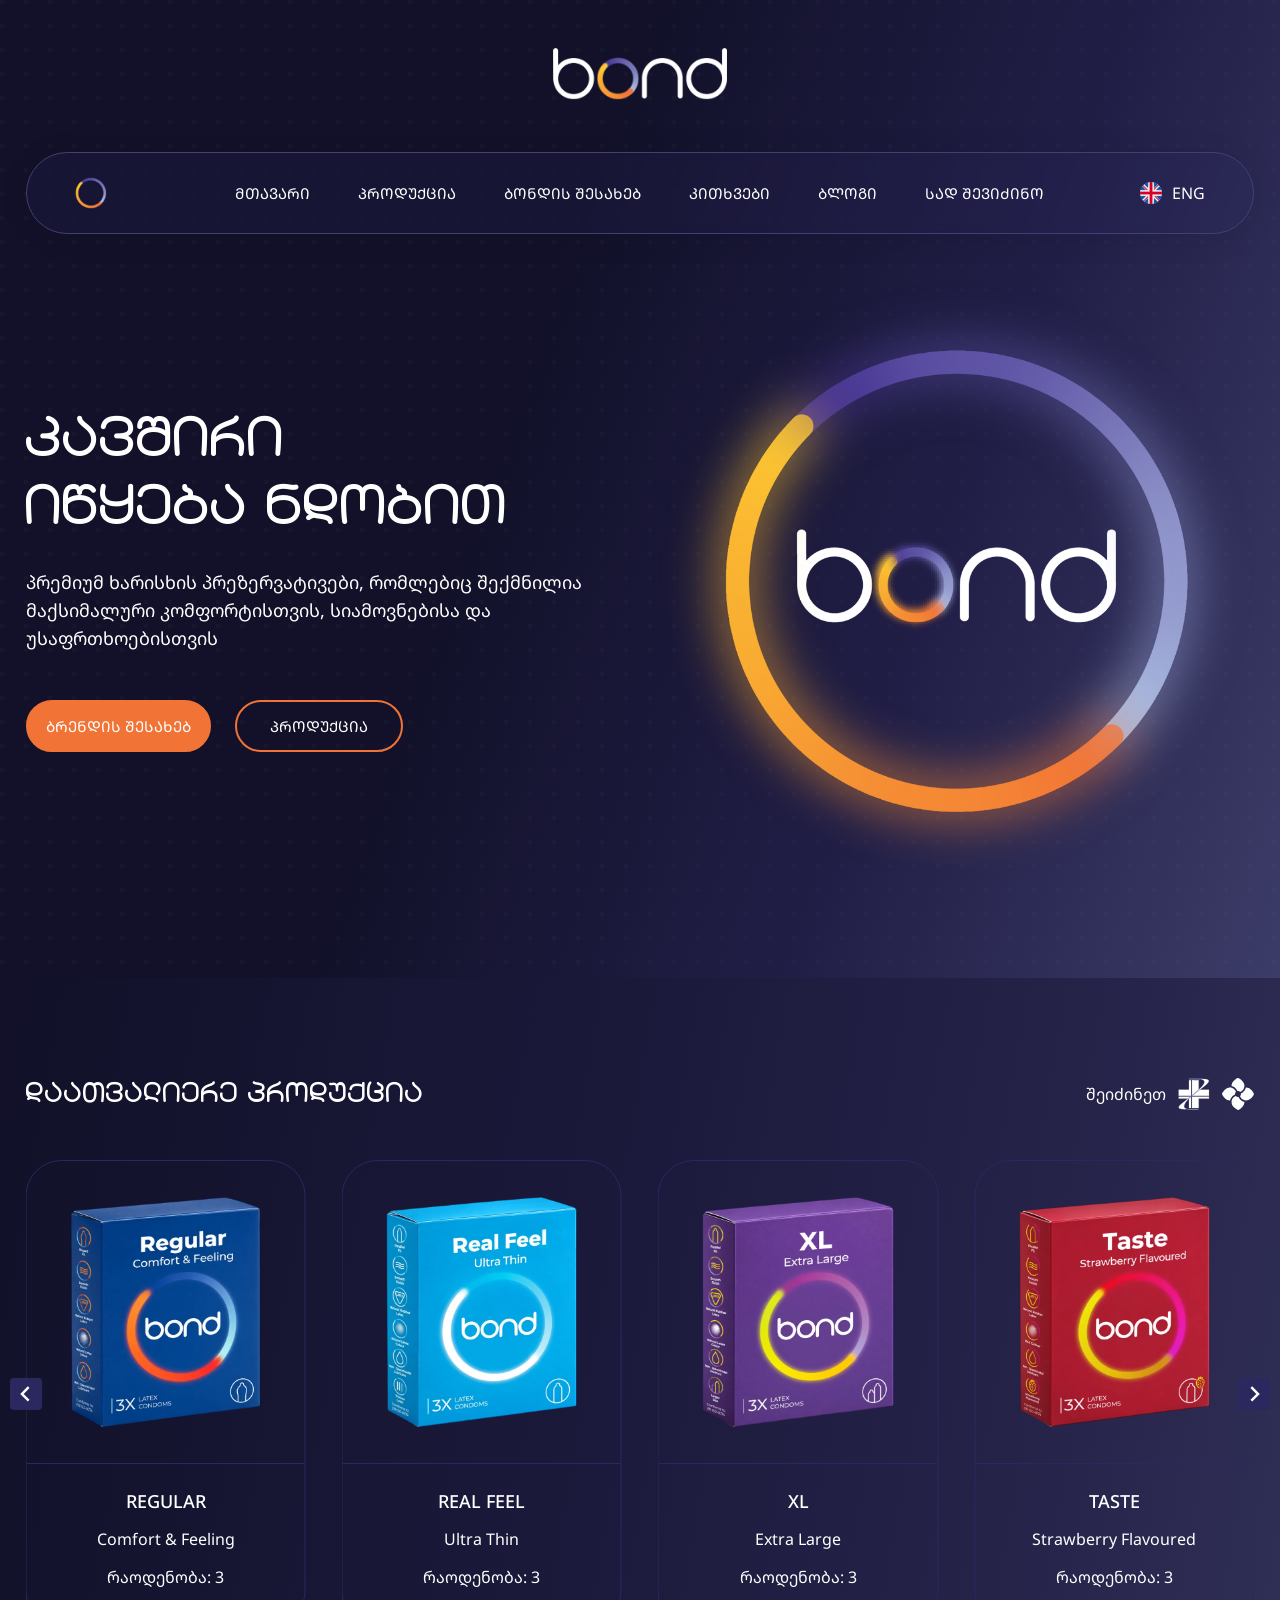
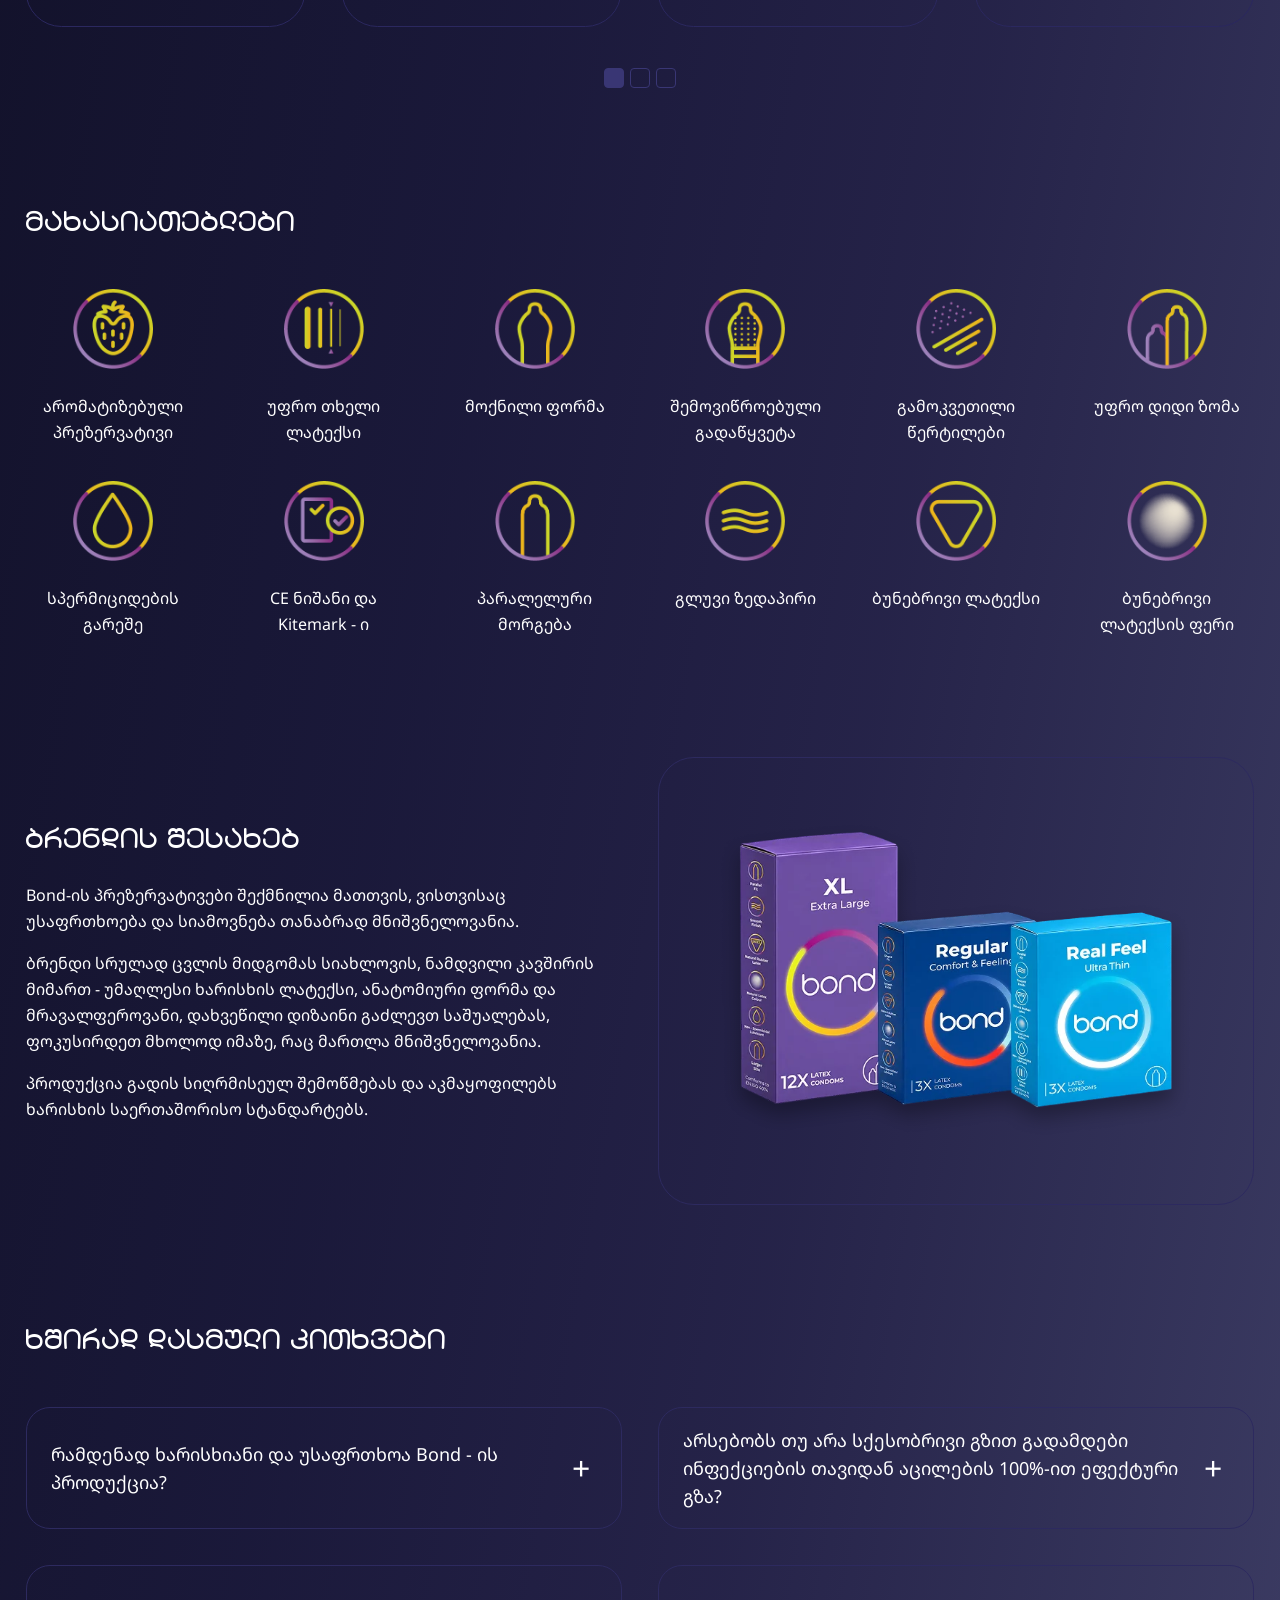
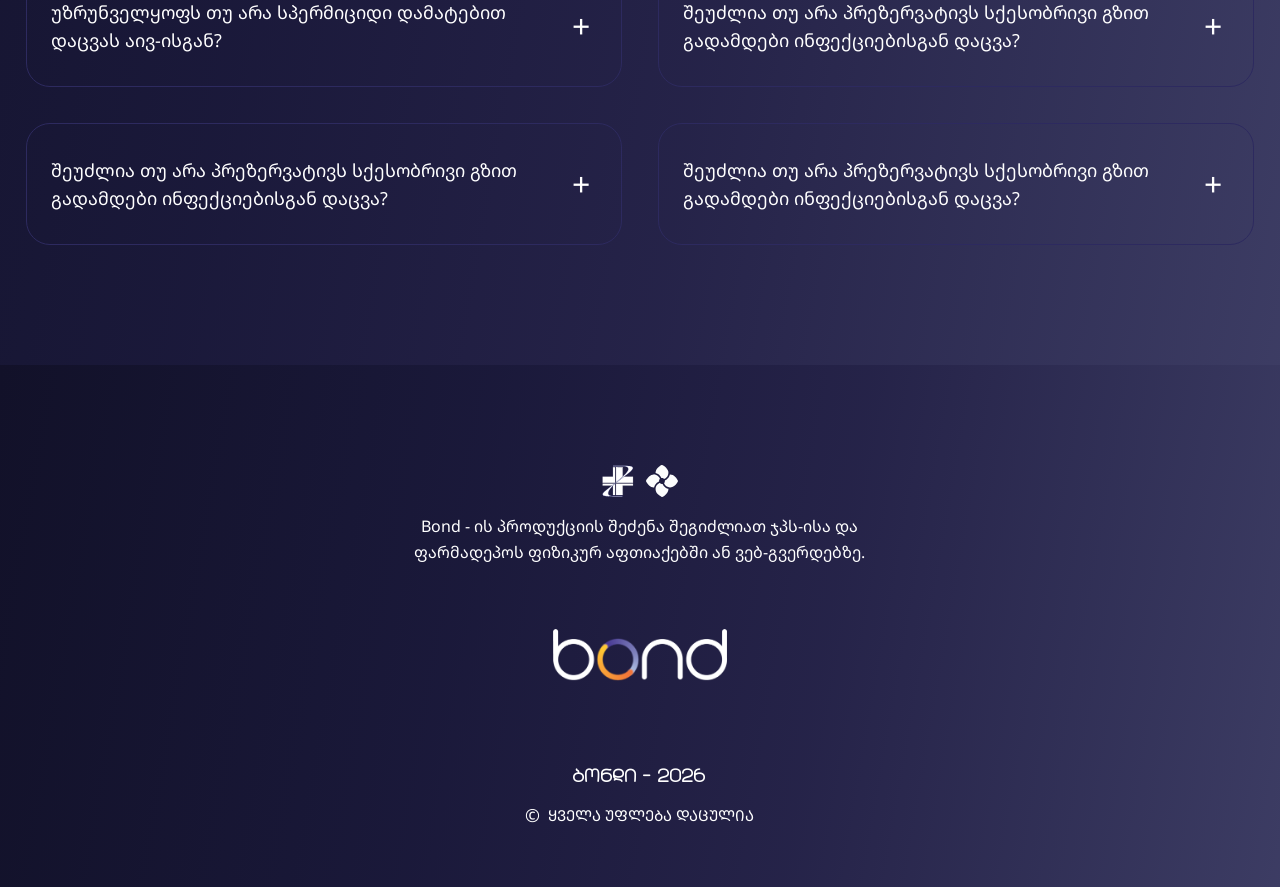
<file: index.html>
<!doctype html>
<html lang="ka_GE">
<head>
    <!-- Global Meta Tags -->
    <meta charset="UTF-8" />
    <meta name="description" content="Bond" />
    <meta name="keywords" content="Iwebs, HTML, Meta, Keywords" />
    <meta name="author" content="Tsotne Kalandadze" />
    <meta name="copyright" content="Tsotne Kalandadze" />
    <meta name="robots" content="index,follow" />
    <meta name="theme-color" content="#000" />
    <meta name="viewport" content="width=device-width, initial-scale=1.0" />
    <!-- Open Graph Meta Tags -->
    <meta property="og:title" content="Bond" />
    <meta property="og:type" content="website/article" />
    <meta property="og:url" content="https://localhost/" />
    <meta
        property="og:image"
        content="https://localhost/assets/media/images/meta-image.jpg"
    />
    <meta property="og:site_name" content="Bond" />
    <meta
        property="og:description"
        content="HTML Open Graph Meta Description"
    />
    <!-- Twitter Card Meta Tags -->
    <meta name="twitter:card" content="summary_large_image" />
    <meta
        name="twitter:description"
        content="HTML Twitter Card Meta Description"
    />
    <meta
        name="twitter:title"
        content="Bond"
    />
    <meta
        name="twitter:image"
        content="https://localhost/assets/media/images/meta-image.jpg"
    />
    <meta name="twitter:site" content="@iwebshtml" />
    <meta name="twitter:creator" content="@iwebshtml" />
    <!-- Favicons -->
    <link
        rel="apple-touch-icon"
        sizes="180x180"
        href="assets/media/images/favicon/apple-touch-icon.png"
    />
    <link
        rel="icon"
        type="image/png"
        sizes="32x32"
        href="assets/media/images/favicon/favicon-32x32.png"
    />
    <link
        rel="icon"
        type="image/png"
        sizes="16x16"
        href="assets/media/images/favicon/favicon-16x16.png"
    />
    <link rel="manifest" href="site.webmanifest" />
    <!-- Title -->
    <title>Bond</title>
    <!-- Canonical URLs -->
    <link rel="canonical" href="https://localhost/" />
    <!-- Styles -->
    <link rel="stylesheet" href="assets/css/fonts.css" />
    <link rel="stylesheet" href="assets/css/global.css" />
    <link rel="stylesheet" href="assets/css/main.css" />
    <link rel="stylesheet" href="assets/css/responsive.css" />
    <link rel="stylesheet" href="assets/css/splide.min.css" />
</head>
<body>
    
    <header class="main-header">

        <div class="main-header-bg-circle-1"></div>
        <div class="main-header-bg-circle-2"></div>

        <div class="header-ui container">
        
            <a href="#" class="header-ui-logo-a">
                <img class="header-ui-logo-img" src="assets/media/images/bond-logo.png" alt="Bond Logo" title="Bond">
            </a>
            
            <div class="main-nav-ui">
                
                <div class="nav-ui-lft">
                    <a href="#" class="nav-ui-logo-a">
                        <img class="nav-ui-logo-img" src="assets/media/images/bond-circle-logo.png" alt="Bond Logo" title="Bond">
                    </a>
                </div>

                <div class="nav-ui-ctr">
                    <input type="checkbox" id="hamburger" class="hamburger" />
                    <label for="hamburger" class="hamburger-label">
                        <div class="hamburger-icon">
                            <div></div>
                        </div>
                    </label>
                    <nav class="main-nav font-regular txt-case-on font-15">
                        <ul>
                            <li><a href="index.html">მთავარი</a></li>
                            <li><a href="#">პროდუქცია</a></li>
                            <li><a href="#">ბონდის შესახებ</a></li>
                            <li><a href="#">კითხვები</a></li>
                            <li><a href="blog.html">ბლოგი</a></li>
                            <li><a href="#">სად შევიძინო</a></li>
                        </ul>
                    </nav>
                </div>

                <div class="nav-ui-rgt">
                    <a href="#" class="lang-btn">
                        <div class="lang-btn-icon lang-btn-en"></div>
                        <span class="lang-btn-txt font-regular txt-case-on">ENG</span>
                    </a>
                </div>
            
            </div>

        </div>

        <div class="hero-ui container grid grid-2">

            <div class="hero-ui-lft">

                <div class="hero-ui-lft-txt">
                    <h2 class="hero-ui-h2 font-main"><strong>კავშირი<br> იწყება ნდობით</strong></h2>
                    <h1 class="hero-ui-h1 font-regular">პრემიუმ ხარისხის პრეზერვატივები, რომლებიც შექმნილია მაქსიმალური კომფორტისთვის, სიამოვნებისა და უსაფრთხოებისთვის</h1>
                </div>

                <div class="hero-btns">
                    <a href="#" class="btn-main btn-solid link-line font-regular txt-case-on font-15">ბრენდის შესახებ</a>
                    <a href="#" class="btn-main btn-stroke link-line font-regular txt-case-on font-15">პროდუქცია</a>
                </div>
            
            </div>

            <div class="hero-ui-rgt">
                <div class="hero-ui-img"></div>
            </div>

        </div>
    
    </header>

    <main class="main-content">

        <div class="main-content-bg-circle main-content-bg-circle-1"></div>
        <div class="main-content-bg-circle main-content-bg-circle-2"></div>

        <section class="home-products-section container padd-t-s">

            <div class="home-products-ui">

                <div class="home-section-header home-products-section-header">
                    
                    <span class="home-section-title font-main font-24">
                        <strong>დაათვალიერე პროდუქცია</strong>
                    </span>
                    
                    <div class="home-shop-div">
                        <span class="home-shop-txt font-regular">შეიძინეთ</span>
                        <a href="https://pharmadepot.ge/en" 
                        target="_blank" 
                        class="shop-logo shop-logo-ph"
                        style="background-image: url('./assets/media/images/pharmadepot-logo.svg');"></a>
                        <a href="https://gpc.ge/ka" 
                        target="_blank" 
                        class="shop-logo shop-logo-gp"
                        style="background-image: url('./assets/media/images/gpc-logo.svg');"></a>
                    </div>
                
                </div>

                <div class="home-products-slider">
                    <div class="splide" role="group" aria-label="Products List">
                        <div class="splide__track">
                            <ul class="splide__list">
                                <li class="splide__slide product-card-li">
                                    <div class="product-card-img-div">
                                        <img 
                                            src="assets/media/images/products/regular-3x-s.webp" 
                                            alt="Product Alt Title Front" 
                                            title="Regular Front"
                                            class="product-card-img">
                                    </div>
                                    <div class="porduct-card-info">
                                        <span class="product-card-title font-regular-m font-18 txt-case-on">Regular</span>
                                        <span class="product-card-type font-regular">Comfort & Feeling</span>
                                        <span class="product-card-number font-regular">რაოდენობა: 3</span>
                                    </div>
                                </li>
                                <li class="splide__slide product-card-li">
                                    <div class="product-card-img-div">
                                        <img 
                                            src="assets/media/images/products/real-feel-3x-s.webp" 
                                            alt="Product Alt Title Front" 
                                            title="Regular Front"
                                            class="product-card-img">
                                    </div>
                                    <div class="porduct-card-info">
                                        <span class="product-card-title font-regular-m font-18 txt-case-on">Real Feel</span>
                                        <span class="product-card-type font-regular">Ultra Thin</span>
                                        <span class="product-card-number font-regular">რაოდენობა: 3</span>
                                    </div>
                                </li>
                                <li class="splide__slide product-card-li">
                                    <div class="product-card-img-div">
                                        <img 
                                            src="assets/media/images/products/xl-3x-s.webp" 
                                            alt="Product Alt Title Front" 
                                            title="Regular Front"
                                            class="product-card-img">
                                    </div>
                                    <div class="porduct-card-info">
                                        <span class="product-card-title font-regular-m font-18 txt-case-on">XL</span>
                                        <span class="product-card-type font-regular">Extra Large</span>
                                        <span class="product-card-number font-regular">რაოდენობა: 3</span>
                                    </div>
                                </li>
                                <li class="splide__slide product-card-li">
                                    <div class="product-card-img-div">
                                        <img 
                                            src="assets/media/images/products/strawberry-3x-s.webp" 
                                            alt="Product Alt Title Front" 
                                            title="Regular Front"
                                            class="product-card-img">
                                    </div>
                                    <div class="porduct-card-info">
                                        <span class="product-card-title font-regular-m font-18 txt-case-on">Taste</span>
                                        <span class="product-card-type font-regular">Strawberry Flavoured</span>
                                        <span class="product-card-number font-regular">რაოდენობა: 3</span>
                                    </div>
                                </li>
                                <li class="splide__slide product-card-li">
                                    <div class="product-card-img-div">
                                        <img 
                                            src="assets/media/images/products/choco-3x-s.webp" 
                                            alt="Product Alt Title Front" 
                                            title="Regular Front"
                                            class="product-card-img">
                                    </div>
                                    <div class="porduct-card-info">
                                        <span class="product-card-title font-regular-m font-18 txt-case-on">Taste</span>
                                        <span class="product-card-type font-regular">Chocolate Flavoured</span>
                                        <span class="product-card-number font-regular">რაოდენობა: 3</span>
                                    </div>
                                </li>
                                <li class="splide__slide product-card-li">
                                    <div class="product-card-img-div">
                                        <img 
                                            src="assets/media/images/products/pleasuremax-3x-s.webp" 
                                            alt="Product Alt Title Front" 
                                            title="Regular Front"
                                            class="product-card-img">
                                    </div>
                                    <div class="porduct-card-info">
                                        <span class="product-card-title font-regular-m font-18 txt-case-on">Pleasuremax</span>
                                        <span class="product-card-type font-regular">Ribs & Dots</span>
                                        <span class="product-card-number font-regular">რაოდენობა: 3</span>
                                    </div>
                                </li>
                                <li class="splide__slide product-card-li">
                                    <div class="product-card-img-div">
                                        <img 
                                            src="assets/media/images/products/regular-12x-s.webp" 
                                            alt="Product Alt Title Front" 
                                            title="Regular Front"
                                            class="product-card-img">
                                    </div>
                                    <div class="porduct-card-info">
                                        <span class="product-card-title font-regular-m font-18 txt-case-on">Regular</span>
                                        <span class="product-card-type font-regular">Comfort & Feeling</span>
                                        <span class="product-card-number font-regular">რაოდენობა: 12</span>
                                    </div>
                                </li>
                                <li class="splide__slide product-card-li">
                                    <div class="product-card-img-div">
                                        <img 
                                            src="assets/media/images/products/real-feel-12x-s.webp" 
                                            alt="Product Alt Title Front" 
                                            title="Regular Front"
                                            class="product-card-img">
                                    </div>
                                    <div class="porduct-card-info">
                                        <span class="product-card-title font-regular-m font-18 txt-case-on">Real Feel</span>
                                        <span class="product-card-type font-regular">Ultra Thin</span>
                                        <span class="product-card-number font-regular">რაოდენობა: 12</span>
                                    </div>
                                </li>
                                <li class="splide__slide product-card-li">
                                    <div class="product-card-img-div">
                                        <img 
                                            src="assets/media/images/products/xl-12x-s.webp" 
                                            alt="Product Alt Title Front" 
                                            title="Regular Front"
                                            class="product-card-img">
                                    </div>
                                    <div class="porduct-card-info">
                                        <span class="product-card-title font-regular-m font-18 txt-case-on">XL</span>
                                        <span class="product-card-type font-regular">Extra Large</span>
                                        <span class="product-card-number font-regular">რაოდენობა: 12</span>
                                    </div>
                                </li>
                                <li class="splide__slide product-card-li">
                                    <div class="product-card-img-div">
                                        <img 
                                            src="assets/media/images/products/strawberry-12x-s.webp" 
                                            alt="Product Alt Title Front" 
                                            title="Regular Front"
                                            class="product-card-img">
                                    </div>
                                    <div class="porduct-card-info">
                                        <span class="product-card-title font-regular-m font-18 txt-case-on">Taste</span>
                                        <span class="product-card-type font-regular">Strawberry Flavoured</span>
                                        <span class="product-card-number font-regular">რაოდენობა: 12</span>
                                    </div>
                                </li>
                                <li class="splide__slide product-card-li">
                                    <div class="product-card-img-div">
                                        <img 
                                            src="assets/media/images/products/choco-12x-s.webp" 
                                            alt="Product Alt Title Front" 
                                            title="Regular Front"
                                            class="product-card-img">
                                    </div>
                                    <div class="porduct-card-info">
                                        <span class="product-card-title font-regular-m font-18 txt-case-on">Taste</span>
                                        <span class="product-card-type font-regular">Chocolate Flavoured</span>
                                        <span class="product-card-number font-regular">რაოდენობა: 12</span>
                                    </div>
                                </li>
                                <li class="splide__slide product-card-li">
                                    <div class="product-card-img-div">
                                        <img 
                                            src="assets/media/images/products/pleasuremax-12x-s.webp" 
                                            alt="Product Alt Title Front" 
                                            title="Regular Front"
                                            class="product-card-img">
                                    </div>
                                    <div class="porduct-card-info">
                                        <span class="product-card-title font-regular-m font-18 txt-case-on">Pleasuremax</span>
                                        <span class="product-card-type font-regular">Ribs & Dots</span>
                                        <span class="product-card-number font-regular">რაოდენობა: 12</span>
                                    </div>
                                </li>
                            </ul>
                        </div>
                    </div>
                </div>

            </div>

        </section>

        <section class="home-features-section container padd-tb-xl-m">

            <div class="home-features-ui">

                <div class="home-section-header">
                    <span class="home-section-title font-main font-24">
                        <strong>მახასიათებლები</strong>
                    </span>
                </div>

                <div class="home-features-grid grid grid-6">

                    <div class="home-features-card">

                        <div class="home-features-card-img" 
                        style="background-image: url('./assets/media/images/features/ftr-1.png');"></div>

                        <div class="home-features-card-info">
                            <span class="home-features-card-txt font-regular">არომატიზებული პრეზერვატივი</span>
                        </div>

                    </div>

                    <div class="home-features-card">

                        <div class="home-features-card-img" 
                        style="background-image: url('./assets/media/images/features/ftr-2.png');"></div>

                        <div class="home-features-card-info">
                            <span class="home-features-card-txt font-regular">უფრო თხელი ლატექსი</span>
                        </div>

                    </div>

                    <div class="home-features-card">

                        <div class="home-features-card-img" 
                        style="background-image: url('./assets/media/images/features/ftr-3.png');"></div>

                        <div class="home-features-card-info">
                            <span class="home-features-card-txt font-regular">მოქნილი ფორმა</span>
                        </div>

                    </div>

                    <div class="home-features-card">

                        <div class="home-features-card-img" 
                        style="background-image: url('./assets/media/images/features/ftr-4.png');"></div>

                        <div class="home-features-card-info">
                            <span class="home-features-card-txt font-regular">შემოვიწროებული გადაწყვეტა</span>
                        </div>

                    </div>

                    <div class="home-features-card">

                        <div class="home-features-card-img" 
                        style="background-image: url('./assets/media/images/features/ftr-5.png');"></div>

                        <div class="home-features-card-info">
                            <span class="home-features-card-txt font-regular">გამოკვეთილი წერტილები</span>
                        </div>

                    </div>

                    <div class="home-features-card">

                        <div class="home-features-card-img" 
                        style="background-image: url('./assets/media/images/features/ftr-6.png');"></div>

                        <div class="home-features-card-info">
                            <span class="home-features-card-txt font-regular">უფრო დიდი ზომა</span>
                        </div>

                    </div>

                    <div class="home-features-card">

                        <div class="home-features-card-img" 
                        style="background-image: url('./assets/media/images/features/ftr-7.png');"></div>

                        <div class="home-features-card-info">
                            <span class="home-features-card-txt font-regular">სპერმიციდების გარეშე</span>
                        </div>

                    </div>

                    <div class="home-features-card">

                        <div class="home-features-card-img" 
                        style="background-image: url('./assets/media/images/features/ftr-8.png');"></div>

                        <div class="home-features-card-info">
                            <span class="home-features-card-txt font-regular">CE ნიშანი და Kitemark - ი</span>
                        </div>

                    </div>

                    <div class="home-features-card">

                        <div class="home-features-card-img" 
                        style="background-image: url('./assets/media/images/features/ftr-9.png');"></div>

                        <div class="home-features-card-info">
                            <span class="home-features-card-txt font-regular">პარალელური მორგება</span>
                        </div>

                    </div>

                    <div class="home-features-card">

                        <div class="home-features-card-img" 
                        style="background-image: url('./assets/media/images/features/ftr-10.png');"></div>

                        <div class="home-features-card-info">
                            <span class="home-features-card-txt font-regular">გლუვი ზედაპირი</span>
                        </div>

                    </div>

                    <div class="home-features-card">

                        <div class="home-features-card-img" 
                        style="background-image: url('./assets/media/images/features/ftr-11.png');"></div>

                        <div class="home-features-card-info">
                            <span class="home-features-card-txt font-regular">ბუნებრივი ლატექსი</span>
                        </div>

                    </div>

                    <div class="home-features-card">

                        <div class="home-features-card-img" 
                        style="background-image: url('./assets/media/images/features/ftr-12.png');"></div>

                        <div class="home-features-card-info">
                            <span class="home-features-card-txt font-regular">ბუნებრივი ლატექსის ფერი</span>
                        </div>

                    </div>

                </div>

            </div>

        </section>

        <section class="home-about-section container padd-b-m">

            <div class="home-about-ui grid grid-2">

                <div class="home-about-lft">

                    <span class="home-section-title home-about-section-title font-main font-24">
                        <strong>ბრენდის შესახებ</strong>
                    </span>

                    <div class="home-about-txt font-regular">
                        <p>Bond-ის პრეზერვატივები შექმნილია მათთვის, ვისთვისაც უსაფრთხოება და სიამოვნება თანაბრად მნიშვნელოვანია.</p>
                        <p>ბრენდი სრულად ცვლის მიდგომას სიახლოვის, ნამდვილი კავშირის მიმართ - უმაღლესი ხარისხის ლატექსი, ანატომიური ფორმა და მრავალფეროვანი, დახვეწილი დიზაინი გაძლევთ საშუალებას, ფოკუსირდეთ მხოლოდ იმაზე, რაც მართლა მნიშვნელოვანია.</p>
                        <p>პროდუქცია გადის სიღრმისეულ შემოწმებას და აკმაყოფილებს ხარისხის საერთაშორისო სტანდარტებს.</p>
                    </div>

                </div>

                <div class="home-about-rgt" style="background-image: url('./assets/media/images/Package-Images.webp');"></div>

            </div>

        </section>

        <section class="home-faq-section container padd-b-m">

            <div class="home-faq-ui">

                <div class="home-section-header">
                    <span class="home-section-title font-main font-24">
                        <strong>ხშირად დასმული კითხვები</strong>
                    </span>
                </div>

                <div class="faq-container">

                    <div class="faq-column">

                        <div class="faq-item">
                            <button class="faq-question font-regular">
                                რამდენად ხარისხიანი და უსაფრთხოა Bond - ის პროდუქცია?
                                <span class="icon icon-open">+</span>
                                <span class="icon icon-close">-</span>
                            </button>
                        
                            <div class="faq-answer">
                                <div class="faq-answer-inner font-regular">
                                    <p>ლორემ იპსუმ გენერატორი არის პრაქტიკული ხელსაწყო, რომელიც დაგეხმარებათ ტექსტური წინადადებების გენერაციაში, რომლებიც ძირითადად გამოიყენება ვებ დიზაინის ვიზუალისათვის დამხმარე სამაგალითო ტექსტებად.</p>
                                </div>
                            </div>
                        </div>

                        <div class="faq-item">
                            <button class="faq-question font-regular">
                                უზრუნველყოფს თუ არა სპერმიციდი დამატებით დაცვას აივ-ისგან?
                                <span class="icon icon-open">+</span>
                                <span class="icon icon-close">-</span>
                            </button>
                        
                            <div class="faq-answer">
                                <div class="faq-answer-inner font-regular">
                                    <p>ლორემ იპსუმ გენერატორი არის პრაქტიკული ხელსაწყო, რომელიც დაგეხმარებათ ტექსტური წინადადებების გენერაციაში, რომლებიც ძირითადად გამოიყენება ვებ დიზაინის ვიზუალისათვის დამხმარე სამაგალითო ტექსტებად.</p>
                                </div>
                            </div>
                        </div>

                        <div class="faq-item">
                            <button class="faq-question font-regular">
                                შეუძლია თუ არა პრეზერვატივს სქესობრივი გზით გადამდები ინფექციებისგან დაცვა?
                                <span class="icon icon-open">+</span>
                                <span class="icon icon-close">-</span>
                            </button>
                        
                            <div class="faq-answer">
                                <div class="faq-answer-inner font-regular">
                                    <p>ლორემ იპსუმ გენერატორი არის პრაქტიკული ხელსაწყო, რომელიც დაგეხმარებათ ტექსტური წინადადებების გენერაციაში, რომლებიც ძირითადად გამოიყენება ვებ დიზაინის ვიზუალისათვის დამხმარე სამაგალითო ტექსტებად.</p>
                                </div>
                            </div>
                        </div>

                    </div><!-- /faq-column -->

                    <div class="faq-column">

                        <div class="faq-item">
                            <button class="faq-question font-regular">
                                არსებობს თუ არა სქესობრივი გზით გადამდები ინფექციების თავიდან აცილების 100%-ით ეფექტური გზა?
                                <span class="icon icon-open">+</span>
                                <span class="icon icon-close">-</span>
                            </button>
                        
                            <div class="faq-answer">
                                <div class="faq-answer-inner font-regular">
                                    <p>ლორემ იპსუმ გენერატორი არის პრაქტიკული ხელსაწყო, რომელიც დაგეხმარებათ ტექსტური წინადადებების გენერაციაში, რომლებიც ძირითადად გამოიყენება ვებ დიზაინის ვიზუალისათვის დამხმარე სამაგალითო ტექსტებად.</p>
                                </div>
                            </div>
                        </div>

                        <div class="faq-item">
                            <button class="faq-question font-regular">
                                შეუძლია თუ არა პრეზერვატივს სქესობრივი გზით გადამდები ინფექციებისგან დაცვა?
                                <span class="icon icon-open">+</span>
                                <span class="icon icon-close">-</span>
                            </button>
                        
                            <div class="faq-answer">
                                <div class="faq-answer-inner font-regular">
                                    <p>ლორემ იპსუმ გენერატორი არის პრაქტიკული ხელსაწყო, რომელიც დაგეხმარებათ ტექსტური წინადადებების გენერაციაში, რომლებიც ძირითადად გამოიყენება ვებ დიზაინის ვიზუალისათვის დამხმარე სამაგალითო ტექსტებად.</p>
                                </div>
                            </div>
                        </div>

                        <div class="faq-item">
                            <button class="faq-question font-regular">
                                შეუძლია თუ არა პრეზერვატივს სქესობრივი გზით გადამდები ინფექციებისგან დაცვა?
                                <span class="icon icon-open">+</span>
                                <span class="icon icon-close">-</span>
                            </button>
                        
                            <div class="faq-answer">
                                <div class="faq-answer-inner font-regular">
                                    <p>ლორემ იპსუმ გენერატორი არის პრაქტიკული ხელსაწყო, რომელიც დაგეხმარებათ ტექსტური წინადადებების გენერაციაში, რომლებიც ძირითადად გამოიყენება ვებ დიზაინის ვიზუალისათვის დამხმარე სამაგალითო ტექსტებად.</p>
                                </div>
                            </div>
                        </div>

                    </div><!-- /faq-column -->

                </div>

            </div>
        
        </section>  
        
    </main>

    <footer class="main-footer">
        <div class="main-footer-ui container">
            
            <div class="footer-shop">
                <div class="footer-shop-logos">
                    <a href="https://pharmadepot.ge/en" 
                    target="_blank" 
                    class="shop-logo shop-logo-ph"
                    style="background-image: url('./assets/media/images/pharmadepot-logo.svg');"></a>
                    <a href="https://gpc.ge/ka" 
                    target="_blank" 
                    class="shop-logo shop-logo-gp"
                    style="background-image: url('./assets/media/images/gpc-logo.svg');"></a>
                </div>
                <p class="footer-shop-txt font-regular">Bond - ის პროდუქციის შეძენა შეგიძლიათ ჯპს-ისა და ფარმადეპოს ფიზიკურ აფთიაქებში ან ვებ-გვერდებზე.</p>
            </div>

            <a href="#" class="footer-logo-a">
                <img src="assets/media/images/bond-logo.png" alt="Bond Logo" title="Bond" class="footer-logo-img">
            </a>

            <div class="footer-credits">
                <span class="font-main"><strong>ბონდი - 2026</strong></span><br>
                <span class="font-regular txt-case-on font-15 footer-copyright"><span class="font-18">©</span> ყველა უფლება დაცულია</span>
            </div>
        
        </div>
    </footer>

    <script src="assets/js/splide.min.js"></script>
    <script src="assets/js/script.js"></script>
    
</body>
</html>
</file>
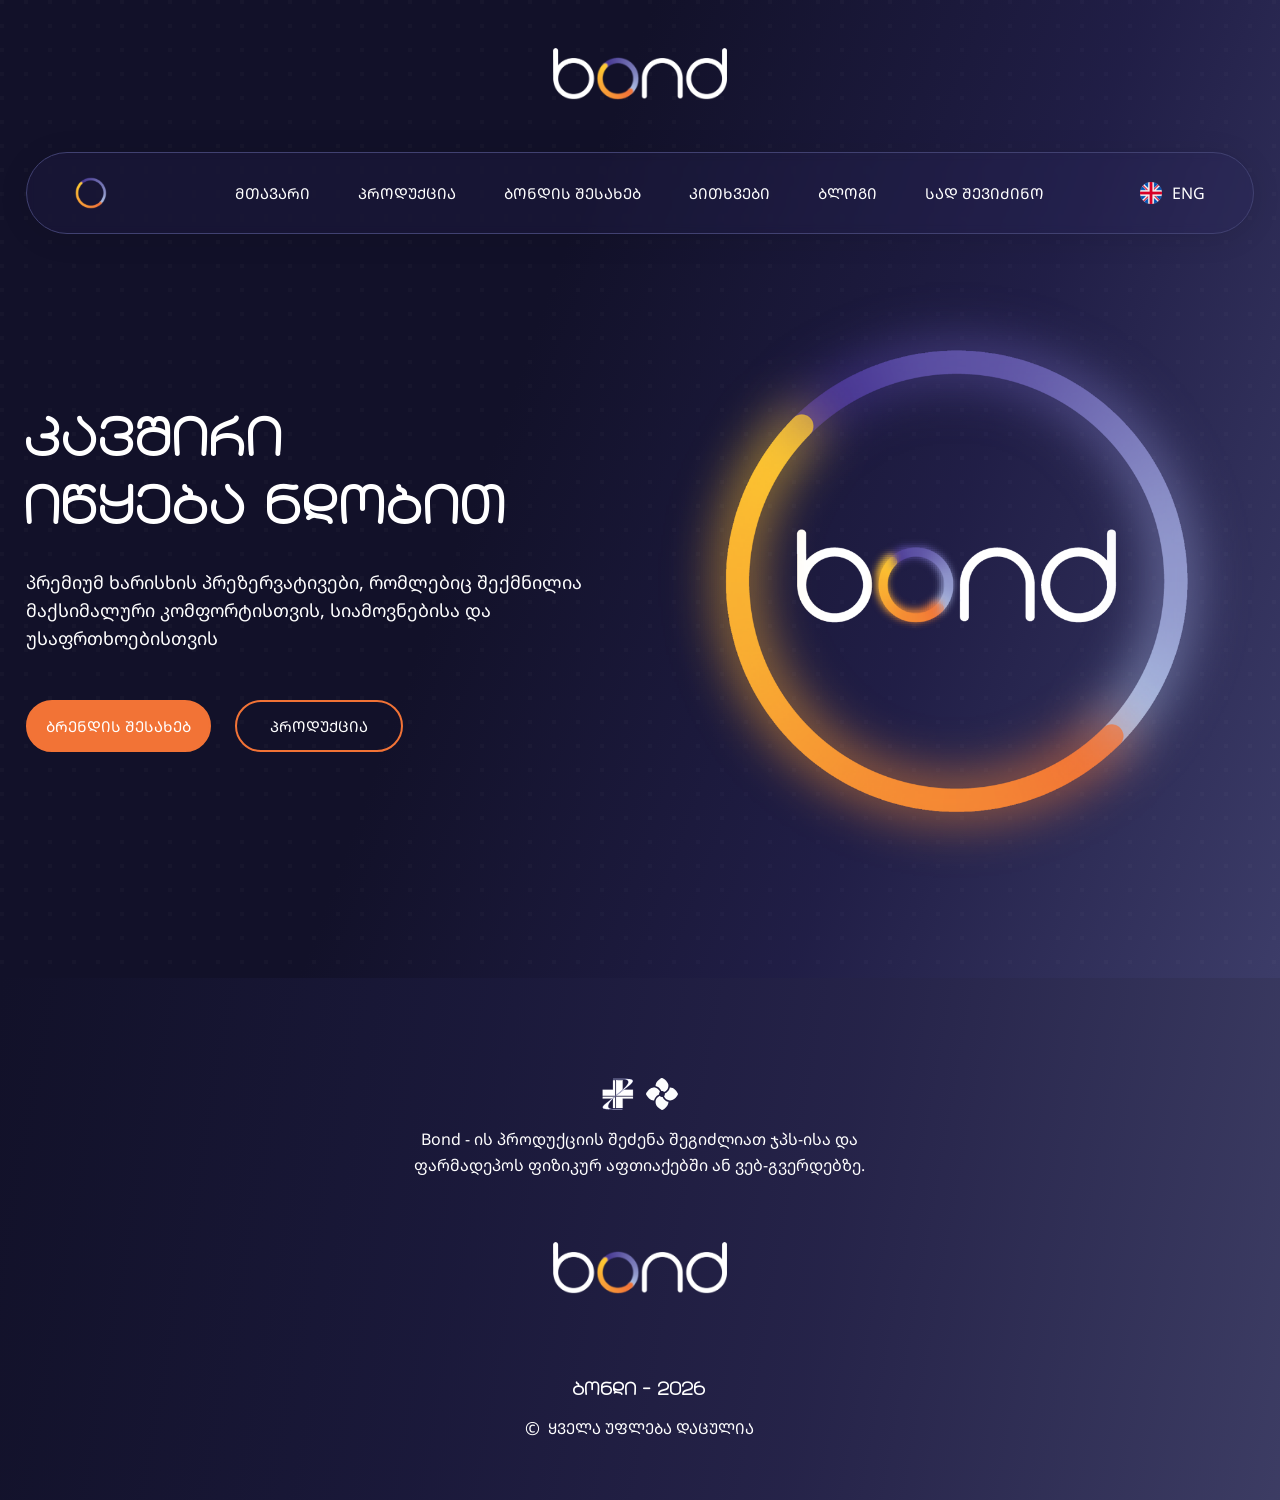
<file: blog.html>
<!doctype html>
<html lang="ka_GE">
<head>
    <!-- Global Meta Tags -->
    <meta charset="UTF-8" />
    <meta name="description" content="Bond" />
    <meta name="keywords" content="Iwebs, HTML, Meta, Keywords" />
    <meta name="author" content="Tsotne Kalandadze" />
    <meta name="copyright" content="Tsotne Kalandadze" />
    <meta name="robots" content="index,follow" />
    <meta name="theme-color" content="#000" />
    <meta name="viewport" content="width=device-width, initial-scale=1.0" />
    <!-- Open Graph Meta Tags -->
    <meta property="og:title" content="Bond" />
    <meta property="og:type" content="website/article" />
    <meta property="og:url" content="https://localhost/" />
    <meta
        property="og:image"
        content="https://localhost/assets/media/images/meta-image.jpg"
    />
    <meta property="og:site_name" content="Bond" />
    <meta
        property="og:description"
        content="HTML Open Graph Meta Description"
    />
    <!-- Twitter Card Meta Tags -->
    <meta name="twitter:card" content="summary_large_image" />
    <meta
        name="twitter:description"
        content="HTML Twitter Card Meta Description"
    />
    <meta
        name="twitter:title"
        content="Bond"
    />
    <meta
        name="twitter:image"
        content="https://localhost/assets/media/images/meta-image.jpg"
    />
    <meta name="twitter:site" content="@iwebshtml" />
    <meta name="twitter:creator" content="@iwebshtml" />
    <!-- Favicons -->
    <link
        rel="apple-touch-icon"
        sizes="180x180"
        href="assets/media/images/favicon/apple-touch-icon.png"
    />
    <link
        rel="icon"
        type="image/png"
        sizes="32x32"
        href="assets/media/images/favicon/favicon-32x32.png"
    />
    <link
        rel="icon"
        type="image/png"
        sizes="16x16"
        href="assets/media/images/favicon/favicon-16x16.png"
    />
    <link rel="manifest" href="site.webmanifest" />
    <!-- Title -->
    <title>Bond</title>
    <!-- Canonical URLs -->
    <link rel="canonical" href="https://localhost/" />
    <!-- Styles -->
    <link rel="stylesheet" href="assets/css/fonts.css" />
    <link rel="stylesheet" href="assets/css/global.css" />
    <link rel="stylesheet" href="assets/css/main.css" />
    <link rel="stylesheet" href="assets/css/responsive.css" />
    <link rel="stylesheet" href="assets/css/splide.min.css" />
</head>
<body>
    
    <header class="main-header">

        <div class="main-header-bg-circle-1"></div>
        <div class="main-header-bg-circle-2"></div>

        <div class="header-ui container">
        
            <a href="#" class="header-ui-logo-a">
                <img class="header-ui-logo-img" src="assets/media/images/bond-logo.png" alt="Bond Logo" title="Bond">
            </a>
            
            <div class="main-nav-ui">
                
                <div class="nav-ui-lft">
                    <a href="#" class="nav-ui-logo-a">
                        <img class="nav-ui-logo-img" src="assets/media/images/bond-circle-logo.png" alt="Bond Logo" title="Bond">
                    </a>
                </div>

                <div class="nav-ui-ctr">
                    <input type="checkbox" id="hamburger" class="hamburger" />
                    <label for="hamburger" class="hamburger-label">
                        <div class="hamburger-icon">
                            <div></div>
                        </div>
                    </label>
                    <nav class="main-nav font-regular txt-case-on font-15">
                        <ul>
                            <li><a href="index.html">მთავარი</a></li>
                            <li><a href="#">პროდუქცია</a></li>
                            <li><a href="#">ბონდის შესახებ</a></li>
                            <li><a href="#">კითხვები</a></li>
                            <li><a href="blog.html">ბლოგი</a></li>
                            <li><a href="#">სად შევიძინო</a></li>
                        </ul>
                    </nav>
                </div>

                <div class="nav-ui-rgt">
                    <a href="#" class="lang-btn">
                        <div class="lang-btn-icon lang-btn-en"></div>
                        <span class="lang-btn-txt font-regular txt-case-on">ENG</span>
                    </a>
                </div>
            
            </div>

        </div>

        <div class="hero-ui container grid grid-2">

            <div class="hero-ui-lft">

                <div class="hero-ui-lft-txt">
                    <h2 class="hero-ui-h2 font-main"><strong>კავშირი<br> იწყება ნდობით</strong></h2>
                    <h1 class="hero-ui-h1 font-regular">პრემიუმ ხარისხის პრეზერვატივები, რომლებიც შექმნილია მაქსიმალური კომფორტისთვის, სიამოვნებისა და უსაფრთხოებისთვის</h1>
                </div>

                <div class="hero-btns">
                    <a href="#" class="btn-main btn-solid link-line font-regular txt-case-on font-15">ბრენდის შესახებ</a>
                    <a href="#" class="btn-main btn-stroke link-line font-regular txt-case-on font-15">პროდუქცია</a>
                </div>
            
            </div>

            <div class="hero-ui-rgt">
                <div class="hero-ui-img"></div>
            </div>

        </div>
    
    </header>

    <main class="main-content">

        <div class="main-content-bg-circle main-content-bg-circle-1"></div>
        <div class="main-content-bg-circle main-content-bg-circle-2"></div>

        
        
    </main>

    <footer class="main-footer">
        <div class="main-footer-ui container">
            
            <div class="footer-shop">
                <div class="footer-shop-logos">
                    <a href="https://pharmadepot.ge/en" 
                    target="_blank" 
                    class="shop-logo shop-logo-ph"
                    style="background-image: url('./assets/media/images/pharmadepot-logo.svg');"></a>
                    <a href="https://gpc.ge/ka" 
                    target="_blank" 
                    class="shop-logo shop-logo-gp"
                    style="background-image: url('./assets/media/images/gpc-logo.svg');"></a>
                </div>
                <p class="footer-shop-txt font-regular">Bond - ის პროდუქციის შეძენა შეგიძლიათ ჯპს-ისა და ფარმადეპოს ფიზიკურ აფთიაქებში ან ვებ-გვერდებზე.</p>
            </div>

            <a href="#" class="footer-logo-a">
                <img src="assets/media/images/bond-logo.png" alt="Bond Logo" title="Bond" class="footer-logo-img">
            </a>

            <div class="footer-credits">
                <span class="font-main"><strong>ბონდი - 2026</strong></span><br>
                <span class="font-regular txt-case-on font-15 footer-copyright"><span class="font-18">©</span> ყველა უფლება დაცულია</span>
            </div>
        
        </div>
    </footer>

    <script src="assets/js/splide.min.js"></script>
    <script src="assets/js/script.js"></script>
    
</body>
</html>
</file>
<file: assets/css/fonts.css>
@font-face {
    font-family: 'LGVtavdrigina';
    src: url('../fonts/LGVtavdrigina.woff2') format('woff2');
    font-weight: normal;
    font-style: italic;
    font-display: swap;
}

@font-face {
    font-family: 'Noto Sans Georgian';
    src: url('../fonts/NotoSansGeorgian-Regular.woff2') format('woff2');
    font-weight: normal;
    font-style: normal;
    font-display: swap;
}

@font-face {
    font-family: 'Noto Sans Georgian';
    src: url('../fonts/NotoSansGeorgian-Medium.woff2') format('woff2');
    font-weight: 500;
    font-style: normal;
    font-display: swap;
}

@font-face {
    font-family: 'Noto Sans Georgian';
    src: url('../fonts/NotoSansGeorgian-Bold.woff2') format('woff2');
    font-weight: bold;
    font-style: normal;
    font-display: swap;
}

.font-main {
    font-family: 'LGVtavdrigina';
    font-weight: normal;
    font-style: italic;
    font-display: swap;
}

.font-regular,
.font-regular-m,
.font-regular-b {
    font-display: swap;
    font-style: normal;
    font-family: 'Noto Sans Georgian';
}

.font-regular {
    font-weight: normal;
}

.font-regular-m {
    font-weight: 500;
}

.font-regular-b {
    font-weight: bold;
}
</file>
<file: assets/css/global.css>
/*
|---------------------------------------------------------
| Main Layout                                      1284PX
|---------------------------------------------------------
|
*/

html {
    scroll-behavior: smooth;
}

body {
    margin: 0;
    min-height: 100vh;
    display: flex;
    flex-direction: column;
}

.main-content {
    flex: 1;
}

.container {
    width: 96%;
    max-width: 1284px;
    margin: 0 auto;
}

.main-footer {
    padding: 100px 0 60px;
    position: relative;
    background: lightslategray;
}

/*
|---------------------------------------------------------
| Global Styles                                    1284PX
|---------------------------------------------------------
|
*/

:root {

    /* Colors */
    
    --color-main-purple: #121129;
    
}

/* Margins and Padings */

.padd-t-s { padding-top: 100px; }
.padd-b-m { padding-bottom: 120px; }
.padd-tb-m { padding: 100px 0; }
.padd-tb-xl-m { padding: 180px 0 120px; }

/* Grid Styles */

.grid {
    display: grid;
    gap: 36px;
}

.grid-1 { grid-template-columns: 1fr; }
.grid-2 { grid-template-columns: repeat(2, 1fr); }
.grid-3 { grid-template-columns: repeat(3, 1fr); }
.grid-4 { grid-template-columns: repeat(4, 1fr); }
.grid-5 { grid-template-columns: repeat(5, 1fr); }
.grid-6 { grid-template-columns: repeat(6, 1fr); }
.grid-7 { grid-template-columns: repeat(7, 1fr); }
.grid-8 { grid-template-columns: repeat(8, 1fr); }
.grid-9 { grid-template-columns: repeat(9, 1fr); }
.grid-10 { grid-template-columns: repeat(10, 1fr); }
.grid-11 { grid-template-columns: repeat(11, 1fr); }
.grid-12 { grid-template-columns: repeat(12, 1fr); }

/* Typography Styles */

.font-14 { font-size: 14px; }
.font-15 { font-size: 15px; }
.font-16 { font-size: 16px; }
.font-18 { font-size: 18px; }
.font-24 { font-size: 24px; }

.lh-24 { line-height: 24px; }
.lh-26 { line-height: 26px; }
.lh-28 { line-height: 28px; }

.txt-case-on {
    text-transform: uppercase;
    font-feature-settings: "case" on;
}

.link-line {
    text-decoration: none;
}

.link-line:hover {
    text-decoration: underline;
}

/* Buttons */

.btn-main {
    color: #fff;
    text-align: center;
    
    padding: 14px 18px;
    border-radius: 100px;
    display: flex;
    min-width: 168px;
    align-items: center;
    justify-content: center;
    box-sizing: border-box;
    border: 2px solid #F27336;
}

.btn-solid {
    background-color: #F27336;
}

.btn-stroke {
    border: 2px solid #F27336;
}

/* Shop Logos */

.shop-logo {
    display: block;
    width: 32px;
    height: 32px;
    background-size: 32px;
    background-repeat: no-repeat;
}
</file>
<file: assets/css/main.css>
/*
|---------------------------------------------------------
| Main Header                                      1284PX
|---------------------------------------------------------
|
*/

.main-header {
    position: relative;
    overflow: hidden;
    padding-bottom: 100px;
    background-color: #121129;
    background-image:
    url("data:image/svg+xml,%3Csvg xmlns='http://www.w3.org/2000/svg' width='24' height='24'%3E%3Crect width='4' height='4' fill='%23fff' fill-opacity='0.02'/%3E%3C/svg%3E"),
    linear-gradient(
      110deg,
      rgba(18, 17, 41, 0.5) 40%,
      rgba(47, 43, 99, 0.5) 70%,
      rgba(102, 103, 167, 0.5) 100%
    );
    background-repeat: repeat, no-repeat;
}

.main-header-bg-circle-1 {
    position: absolute;
    top: -180px;
    left: 0;
    width: 280px;
    height: 280px;
    background-size: 280px;
    background-repeat: no-repeat;
    background-image: url('../media/images/neon-circle-1.webp');
}

.main-header-bg-circle-2 {
    position: absolute;
    right: 0;
    bottom: -180px;
    width: 280px;
    height: 280px;
    background-size: 280px;
    background-repeat: no-repeat;
    background-image: url('../media/images/neon-circle-1.webp');
}

.header-ui {
    gap: 48px;
    padding: 48px 0;
    display: flex;
    align-items: center;
    flex-direction: column;
}

.header-ui-logo-a {
    text-decoration: none;
}

.header-ui-logo-img {
    width: 174px;
    height: auto;
}

.main-nav-ui {
    width: 100%;
    display: grid;
    gap: 24px;
    box-sizing: border-box;
    padding: 24px 48px;
    border-radius: 100px;
    grid-template-columns: 1fr auto 1fr;
    align-items: center;
    background: rgba(47, 43, 99, 0.2);
    box-shadow: 0 4px 30px rgba(0, 0, 0, 0.1);
    backdrop-filter: blur(5px);
    -webkit-backdrop-filter: blur(5px);
    border: 1px solid #414171;
}

.nav-ui-lft {
    justify-self: start;
}

.nav-ui-logo-a {
    display: block;
    height: 32px;
    text-decoration: none;
    transition: transform 0.3s ease-in-out;
}

.nav-ui-logo-a:hover {
    transform: rotate(360deg);
}

.nav-ui-logo-img {
    width: 32px;
    height: 32px;
}

.nav-ui-ctr {
    justify-self: center;
}

/* Main Navigation */

.hamburger {
    display: none;
    visibility: hidden;
}

.main-nav ul {
    margin: 0;
    padding: 0;
    display: flex;
    gap: 48px;
    list-style: none;
    align-items: center;
    justify-content: center;
}

.main-nav ul li a {
    color: #fff;
    text-decoration: none;
}

.main-nav ul li a:hover {
    text-decoration: underline;
}

/* Header Button */

.nav-ui-rgt {
    justify-self: end;
}

.lang-btn {
    display: flex;
    gap: 10px;
    color: #fff;
    align-items: center;
    text-decoration: none;
    justify-content: center;
}

.lang-btn-icon {
    width: 22px;
    height: 22px;
    background-size: 22px;
    background-repeat: no-repeat;
}

.lang-btn-en {
    background-image: url('../media/images/eng-flag.png');
}

.lang-btn-txt:hover {
    text-decoration: underline;
}

/*
|---------------------------------------------------------
| Hero Section                                     1284PX
|---------------------------------------------------------
|
*/

.hero-ui-lft {
    display: flex;
    gap: 48px;
    flex-direction: column;
    justify-content: center;
}

.hero-ui-lft-txt {
    display: flex;
    gap: 24px;
    flex-direction: column;
}

.hero-ui-h2 {
    margin: 0;
    color: #fff;
    font-size: 48px;
    line-height: 68px;
    text-transform: capitalize;
}

.hero-ui-h1 {
    margin: 0;
    color: #fff;
    font-size: 18px;
    line-height: 28px;
}

.hero-btns {
    gap: 24px;
    display: flex;
}

.hero-ui-img {
    aspect-ratio: 1 / 1;
    background-size: 100%;
    background-image: url('../media/images/bond-logo-w-circle.png');
}

/*
|---------------------------------------------------------
| Main Content                                     1284PX
|---------------------------------------------------------
|
*/

.main-content, .main-footer {
    background-color: #121129;
    background-image: linear-gradient(
        100deg,
        rgba(18, 17, 41, 0.4),
        rgba(22, 22, 51, 0.4),
        rgba(28, 27, 62, 0.4),
        rgba(33, 32, 73, 0.4),
        rgba(39, 37, 84, 0.4),
        rgba(48, 45, 96, 0.4),
        rgba(57, 53, 108, 0.4),
        rgba(66, 62, 120, 0.4),
        rgba(80, 77, 136, 0.4),
        rgba(94, 93, 153, 0.4),
        rgba(109, 109, 170, 0.4),
        rgba(124, 125, 187, 0.4) 
    );
}

.main-content {
    position: relative;
    overflow: hidden;
}

.main-content-bg-circle {
    position: absolute;
    width: 160px;
    height: 160px;
    filter: blur(5px);
    background-size: 160px;
    background-repeat: no-repeat;
}

.main-content-bg-circle-1 {
    top: 25%;
    left: calc(50% - 1050px);
    background-image: url('../media/images/bond-circle-1.png');
}

.main-content-bg-circle-2 {
    top: 45%;
    left: calc(50% + 880px);
    background-image: url('../media/images/bond-circle-1.png');
}

/*
|---------------------------------------------------------
| Product Cards                                    1284PX
|---------------------------------------------------------
|
*/

.home-section-header {
    margin-bottom: 48px;
}

.home-products-section-header {
    display: flex;
    align-items: start;
    justify-content: space-between;
}

.home-section-title {
    color: #fff;
    line-height: 34px;
    display: inline-block;
}

.home-shop-div {
    display: flex;
    gap: 12px;
    align-items: center;
}

.home-shop-txt {
    color: #fff;
}

.product-card-li {
    overflow: hidden;
    border-radius: 36px;
    border: 1px solid #2b285f;
}

.product-card-img-div {
    display: flex;
    flex-direction: column;
    align-items: center;
    padding: 36px 0;
    box-sizing: border-box;
    justify-content: center;
    border-bottom: 1px solid #2b285f;
}

.product-card-img {
    width: 230px;
    height: 230px;
    object-fit: contain;
}

.porduct-card-info {
    color: #fff;
    display: flex;
    gap: 12px;
    line-height: 26px;
    text-align: center;
    padding: 24px 24px 36px;
    box-sizing: border-box;
    flex-direction: column;
    align-items: center;
}

/*
|---------------------------------------------------------
| Features Cards                                   1284PX
|---------------------------------------------------------
|
*/

.home-features-card {
    display: flex;
    gap: 24px;
    text-align: center;
    align-items: center;
    flex-direction: column;
}

.home-features-card-img {
    width: 100px;
    height: 100px;
    background-size: 100px;
}

.home-features-card-txt {
    color: #fff;
    line-height: 26px;
}

/*
|---------------------------------------------------------
| About Brand                                      1284PX
|---------------------------------------------------------
|
*/

.home-about-ui {
    align-items: center;
}

.home-about-section-title {
    margin-bottom: 24px;
}

.home-about-txt {
    color: #fff;
    line-height: 26px;
}

.home-about-txt p:first-child {
    margin-top: 0;
}

.home-about-rgt {
    aspect-ratio: 4 / 3;
    border-radius: 36px;
    background-size: 80%;
    border: 1px solid #2d2a5f;
    background-position: center;
    background-repeat: no-repeat;
}

/*
|---------------------------------------------------------
| FAQ                                              1284PX
|---------------------------------------------------------
|
*/

.faq-container {
    display: flex;
    align-items: flex-start;
    gap: 36px;
}

.faq-column {
    display: flex;
    flex-direction: column;
    flex: 1 1 0%;
    gap: 36px;
}

.faq-item {
    height: 100%;
    overflow: hidden;
    padding: 0 24px;
    border-radius: 24px;
    box-sizing: border-box;
    border: 1px solid #2d2a5f;
    transition: border-color 0.3s ease;
}

.faq-item.active {
    padding-bottom: 24px;
}

.faq-question {
    padding: 12px 0;
    border: 0;
    display: flex;
    width: 100%;
    min-height: 120px;
    color: #fff;
    font-size: 18px;
    line-height: 28px;
    cursor: pointer;
    background: none;
    align-items: center;
    text-align: left;
    justify-content: space-between;
    transition: color 0.3s ease;
}

.faq-question .icon {
    color: #fff; 
    font-size: 32px;
    font-weight: 400;
    min-width: 32px;
    text-align: center;
}

.icon-close {
    opacity: 0;
    display: none;
}

.faq-item.active .icon-open {
    opacity: 0;
    display: none;
}

.faq-item.active .icon-close {
    opacity: 1;
    display: block;
}

.faq-answer {
    max-height: 0;
    overflow: hidden;
    transition: max-height 0.4s ease-out;
}

.faq-answer-inner {
    color: #fff;
    font-size: 16px;
    line-height: 26px;
    box-sizing: border-box;
}

.faq-answer-inner p {
    margin: 0;
}

/*
|---------------------------------------------------------
| FAQ                                              1284PX
|---------------------------------------------------------
|
*/

.main-footer-ui {
    display: flex;
    gap: 48px;
    flex-direction: column;
    align-items: center;
}

.footer-shop {
    max-width: 500px;
}

.footer-shop-logos {
    display: flex;
    gap: 12px;
    justify-content: center;
}

.footer-shop-txt {
    color: #fff;
    font-size: 16px;
    line-height: 26px;
    text-align: center;
}

.footer-logo-a {
    text-decoration: none;
}

.footer-logo-img {
    width: 174px;
    height: auto;
}

.footer-credits {
    color: #fff;
    display: flex;
    margin-top: 36px;
    align-items: center;
    flex-direction: column;
}

.footer-copyright {
    display: flex;
    gap: 8px;
    align-items: center;
}
</file>
<file: assets/css/responsive.css>
/*
|---------------------------------------------------------
| Responsive When < 1380PX                               
|---------------------------------------------------------
|
*/

@media only screen and (max-width: 1380px) {

    /*
    |---------------------------------------------------------
    | Main Header                                      1380PX
    |---------------------------------------------------------
    |
    */

    .main-header-bg-circle-1,
    .main-header-bg-circle-2 {
        display: none;
    }

    /*
    |---------------------------------------------------------
    | Features Cards                                   1380PX
    |---------------------------------------------------------
    |
    */

    .home-features-card-img {
        width: 80px;
        height: 80px;
        background-size: 80px;
    }

}

/*
|---------------------------------------------------------
| Responsive When < 1100PX                               
|---------------------------------------------------------
|
*/

@media only screen and (max-width: 1100px) {

    /*
    |---------------------------------------------------------
    | Main Header                                      1100PX
    |---------------------------------------------------------
    |
    */

    .main-nav-ui {
        padding: 24px 36px;
    }

    /*
    |---------------------------------------------------------
    | Main Menu                                        1100PX
    |---------------------------------------------------------
    |
    */

    .main-nav {
        font-size: 14px;
    }

    .main-nav ul {
        gap: 36px;
    }

}

/*
|---------------------------------------------------------
| Responsive When < 1024PX                               
|---------------------------------------------------------
|
*/

@media only screen and (max-width: 1024px) {

    /*
    |---------------------------------------------------------
    | Main Header                                      1024PX
    |---------------------------------------------------------
    |
    */

    .header-ui {
        gap: 24px;
        padding: 24px 0;
    }

    .header-ui-logo-img {
        width: 120px;
        height: auto;
    }

    /*
    |---------------------------------------------------------
    | Main Menu                                        1024PX
    |---------------------------------------------------------
    |
    */
    
    .hamburger-label {
        display: block;
        visibility: visible;
    }
    
    .hamburger-icon {
        width: 40px;
        cursor: pointer;
        z-index: 9999;
    }
    
    .hamburger-icon:before, 
    .hamburger-icon div, 
    .hamburger-icon:after {
        background-color: #fff;
        border-radius: 3px;
        content: '';
        display: block;
        height: 5px;
        margin: 7px 0;
        transition: transform .3s ease-in-out;
    }
    
    .hamburger:checked + .hamburger-label > .hamburger-icon:before {
        transform: translateY(12px) rotate(135deg);
    }
        
    .hamburger:checked + .hamburger-label > .hamburger-icon div {
        transform: scale(0);
    }
        
    .hamburger:checked + .hamburger-label > .hamburger-icon:after {
        transform: translateY(-12px) rotate(-135deg);
    }
    
    .main-nav {
        display: none;
        visibility: hidden;
    }
    
    .main-nav ul {
        display: block;
        width: 90%;
        padding: 0;
        margin: 30px 0 0 0;
        font-size: 18px;
        text-align: center;
        list-style: none;
        position: absolute;
        left: 50%;
        -webkit-transform: translateX(-50%);
        transform: translateX(-50%);
        border-radius: 0 0 36px 36px;
        border: 1px solid #414171;
        box-shadow: 0 4px 30px rgba(0, 0, 0, 0.5);
    }
    
    .hamburger:checked ~ .main-nav {
        display: block;
        visibility: visible;
    }
    
    .main-nav ul li {
        margin: 0;
        padding: 24px 40px;
        background: rgb(25, 25, 60);  
    }

    .main-nav ul li:first-child {
        padding-top: 36px;
    }

    .main-nav ul li:last-child {
        border-radius: 0 0 36px 36px;
    }

    /*
    |---------------------------------------------------------
    | Main Header                                      1024PX
    |---------------------------------------------------------
    |
    */

    .main-header-bg-circle-2 {
        display: block;
        left: 50%;
        transform: translateX(-50%);
    }

    /*
    |---------------------------------------------------------
    | Hero Section                                     1024PX
    |---------------------------------------------------------
    |
    */

    .hero-ui {
        grid-template-columns: 1fr;
    }

    .hero-ui-h2 {
        font-size: 36px;
        line-height: 56px;
    }

    .hero-ui-lft-txt {
        text-align: center;
    }

    .hero-btns {
        justify-content: center;
    }
    
    .hero-ui-img {
        display: none;
    }

    /*
    |---------------------------------------------------------
    | Features Cards                                   1024PX
    |---------------------------------------------------------
    |
    */

    .home-features-grid {
        grid-template-columns: repeat(4, 1fr);
    }

    /*
    |---------------------------------------------------------
    | About Brand                                      1024PX
    |---------------------------------------------------------
    |
    */

    .home-about-ui {
        grid-template-columns: 1fr;
    }

    .home-about-rgt {
        max-width: 624px;
        width: 100%;
        margin: 0 auto;
        aspect-ratio: 16 / 9;
        border-radius: 0;
        background-size: contain;
        border: 0;
    }

    /*
    |---------------------------------------------------------
    | FAQ                                              1024PX
    |---------------------------------------------------------
    |
    */

    .faq-container {
        flex-direction: column;
        gap: 24px;
    }

    .faq-column {
        gap: 24px;
    }

    .faq-item {
        padding: 24px;
    }

    .faq-question {
        font-size: 16px;
        line-height: 26px;
        min-height: unset;
    }

    .faq-item.active .faq-question {
        margin-bottom: 12px;
    }

}

/*
|---------------------------------------------------------
| Responsive When < 768PX                         
|---------------------------------------------------------
|
*/

@media only screen and (max-width: 768px) {

    /*
    |---------------------------------------------------------
    | Global Styles                                     768PX
    |---------------------------------------------------------
    |
    */

    .padd-t-s { padding-top: 80px; }
    .padd-b-m { padding-bottom: 80px; }
    .padd-tb-xl-m { padding: 120px 0 80px; }

    /*
    |---------------------------------------------------------
    | Main Header                                       768PX
    |---------------------------------------------------------
    |
    */

    .main-nav-ui {
        padding: 18px 36px;
    }

    /*
    |---------------------------------------------------------
    | Main Menu                                         768PX
    |---------------------------------------------------------
    |
    */

    .nav-ui-logo-a {
        height: 24px;
    }

    .nav-ui-logo-img {
        width: 24px;
        height: 24px;
    }

    .main-nav ul {
        margin: 22px 0 0 0;
    }

    .lang-btn-txt {
        display: none;
    }

    /*
    |---------------------------------------------------------
    | Main Content                                      768PX
    |---------------------------------------------------------
    |
    */

    .home-section-header {
        margin-bottom: 24px;
    }

    .home-section-title {
        font-size: 20px;
        line-height: 30px;
    }

    /*
    |---------------------------------------------------------
    | Product Cards                                     768PX
    |---------------------------------------------------------
    |
    */

    .home-products-section-header {
        gap: 18px;
        flex-direction: column;
    }

    /*
    |---------------------------------------------------------
    | Features Cards                                    768PX
    |---------------------------------------------------------
    |
    */

    .home-features-grid {
        gap: 12px;
        grid-template-columns: repeat(2, 1fr);
    }

    .home-features-card {
        display: flex;
        flex-direction: row;
        gap: 12px;
        text-align: left;
        align-items: center;
    }

    .home-features-card-img {
        width: 44px;
        height: 44px;
        aspect-ratio: 1 / 1;
        background-size: 100%;
        background-position: center;
        background-repeat: no-repeat;
    }
    
}

/*
|---------------------------------------------------------
| Responsive When < 568PX                         
|---------------------------------------------------------
|
*/

@media only screen and (max-width: 568px) {

    /*
    |---------------------------------------------------------
    | Global Styles                                     568PX
    |---------------------------------------------------------
    |
    */

    .padd-tb-xl-m { padding: 80px 0 80px; }

    /*
    |---------------------------------------------------------
    | Hero Section                                      568PX
    |---------------------------------------------------------
    |
    */

    .hero-ui-h2 {
        font-size: 24px;
        line-height: 36px;
    }

    .hero-btns {
        gap: 24px;
        display: flex;
        align-items: center;
        flex-direction: column;
    }

    /*
    |---------------------------------------------------------
    | Features Cards                                    568PX
    |---------------------------------------------------------
    |
    */

    .home-features-grid {
        overflow-x: scroll;
        gap: 24px 12px;
        grid-template-columns: repeat(3, minmax(300px, 1fr)); 
    }

}
</file>
